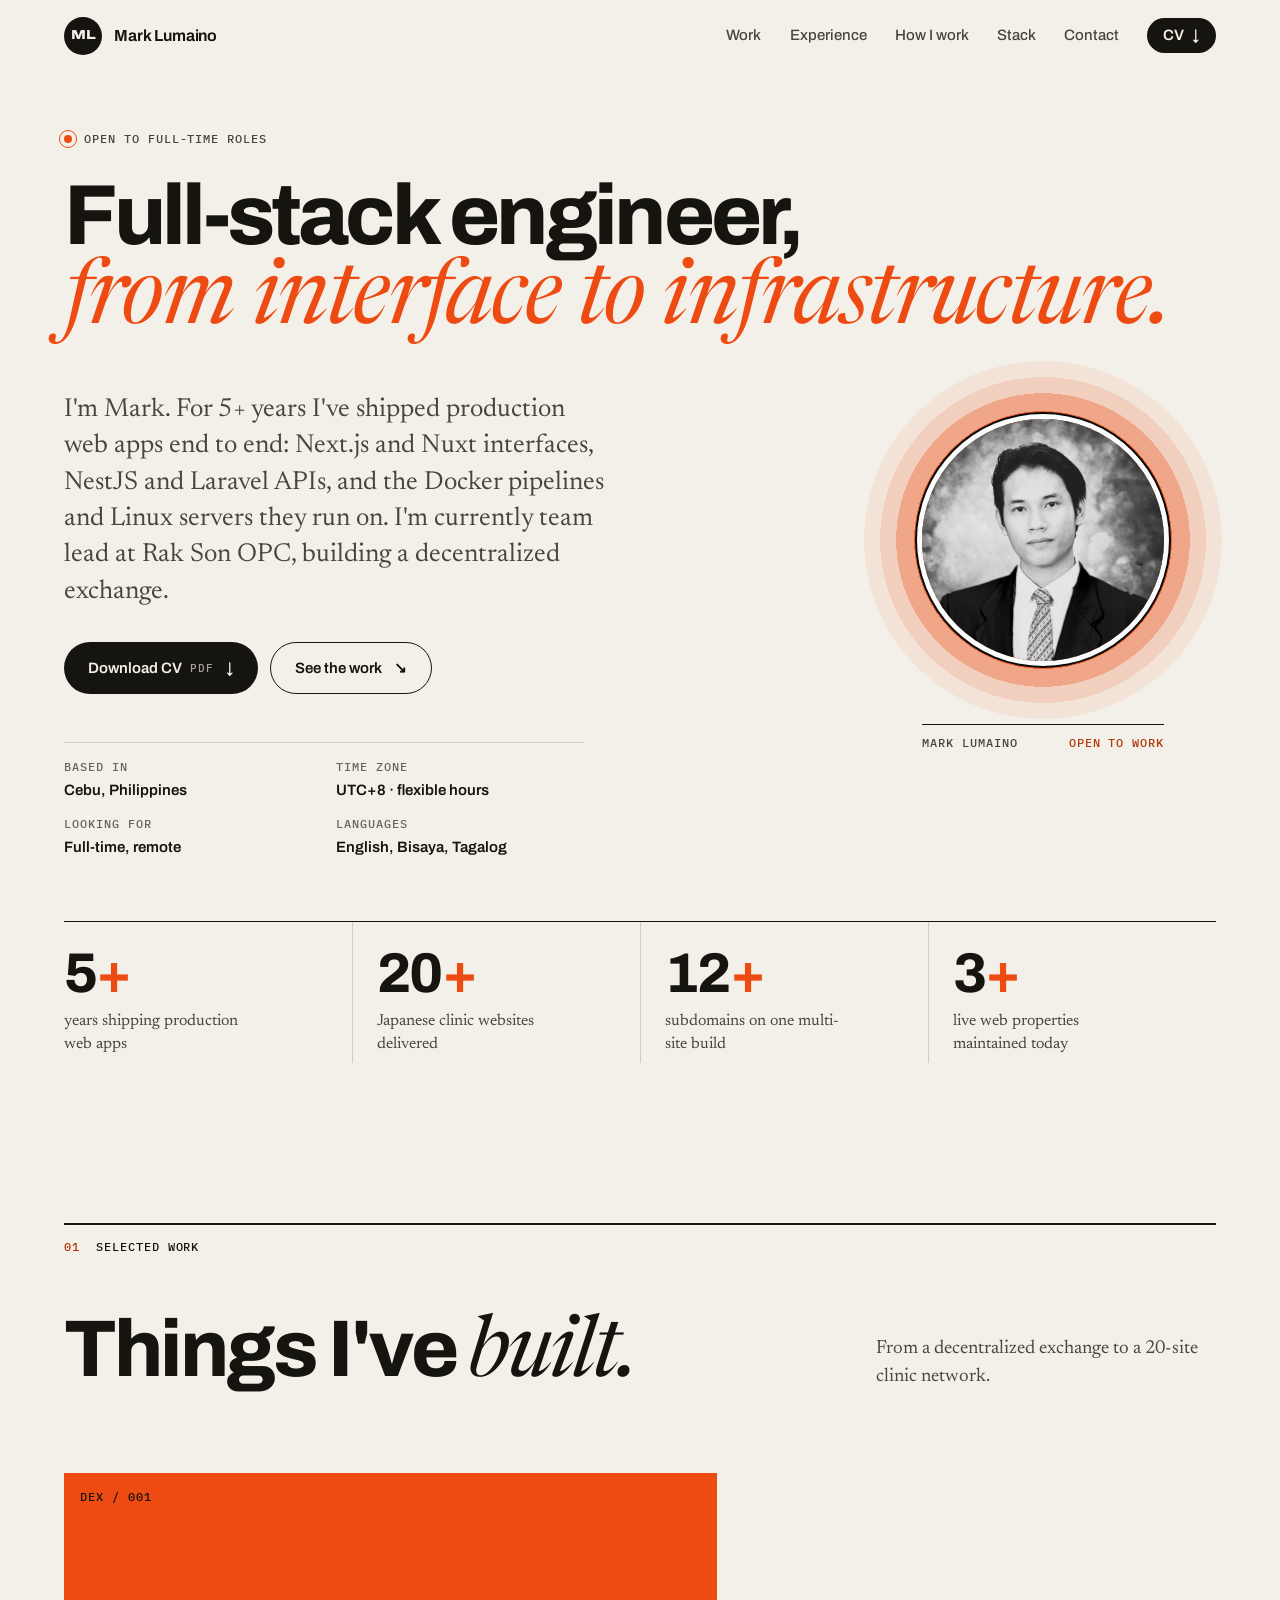
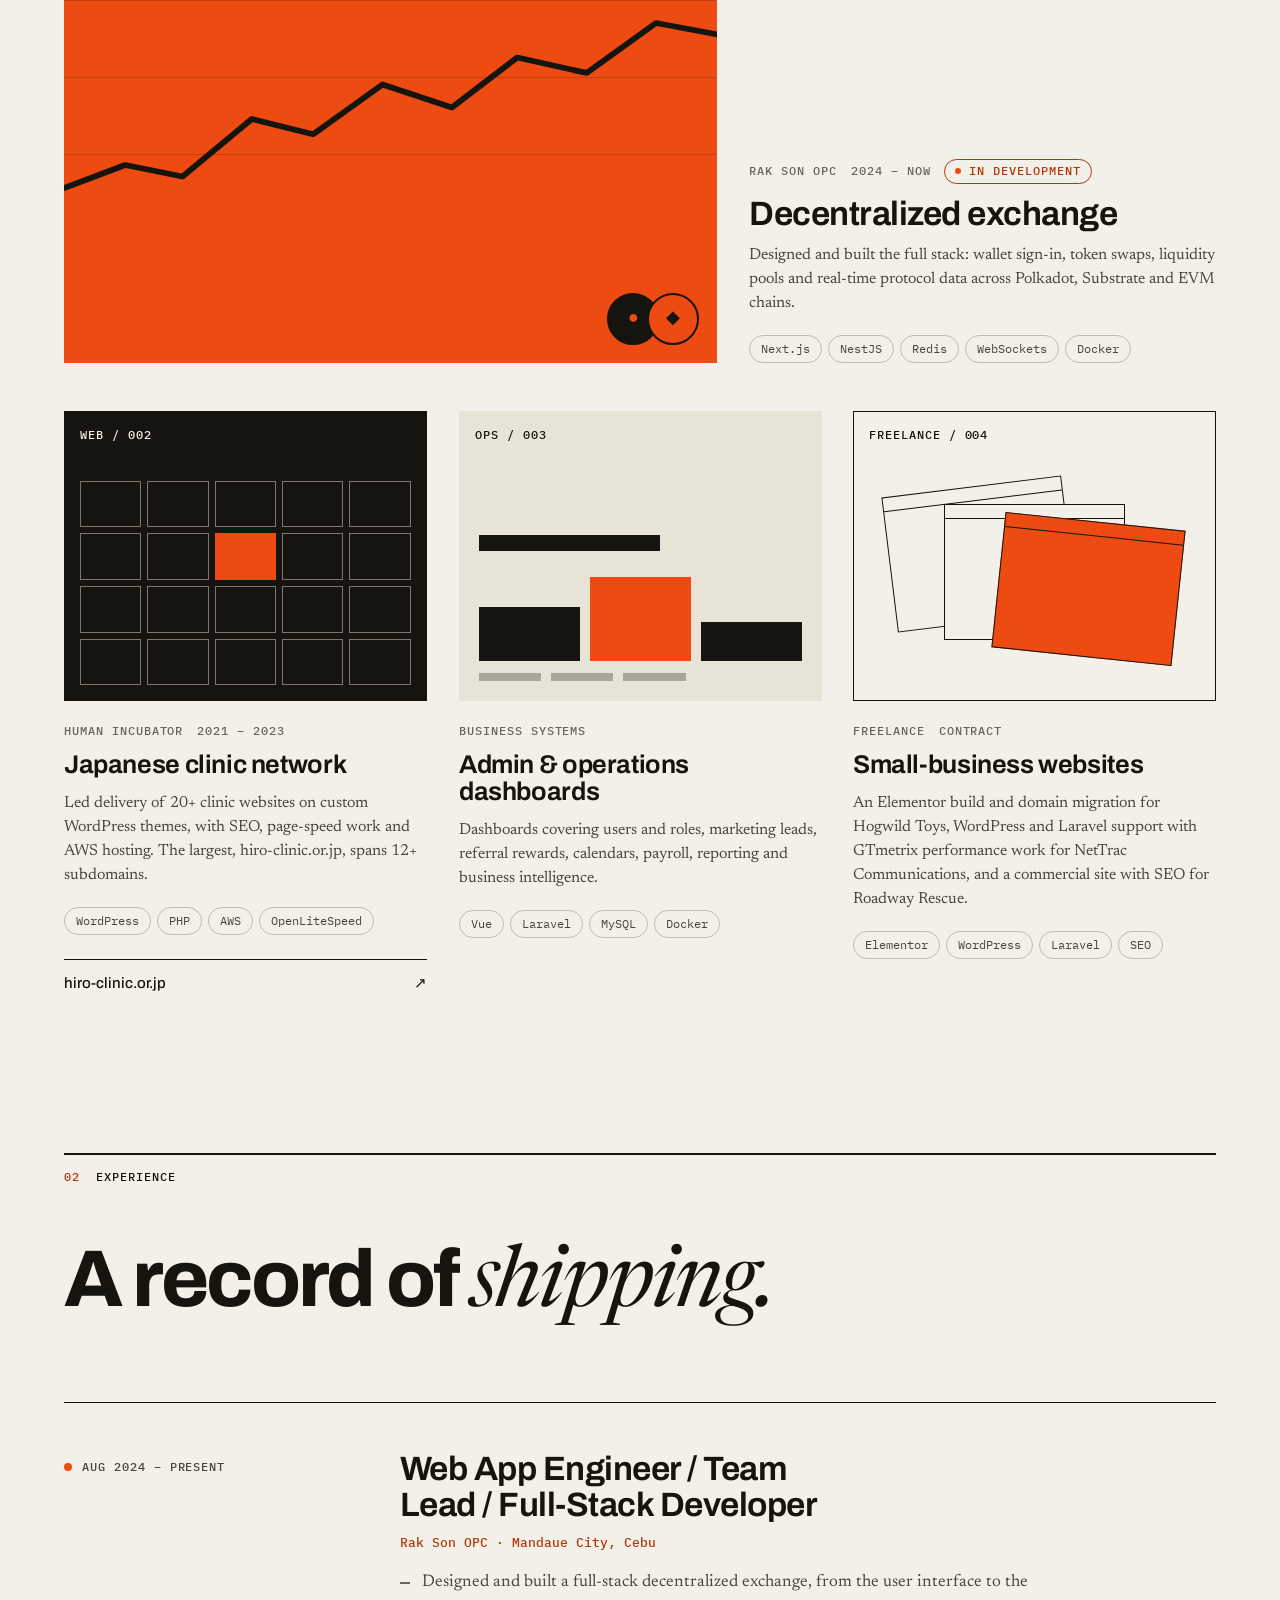
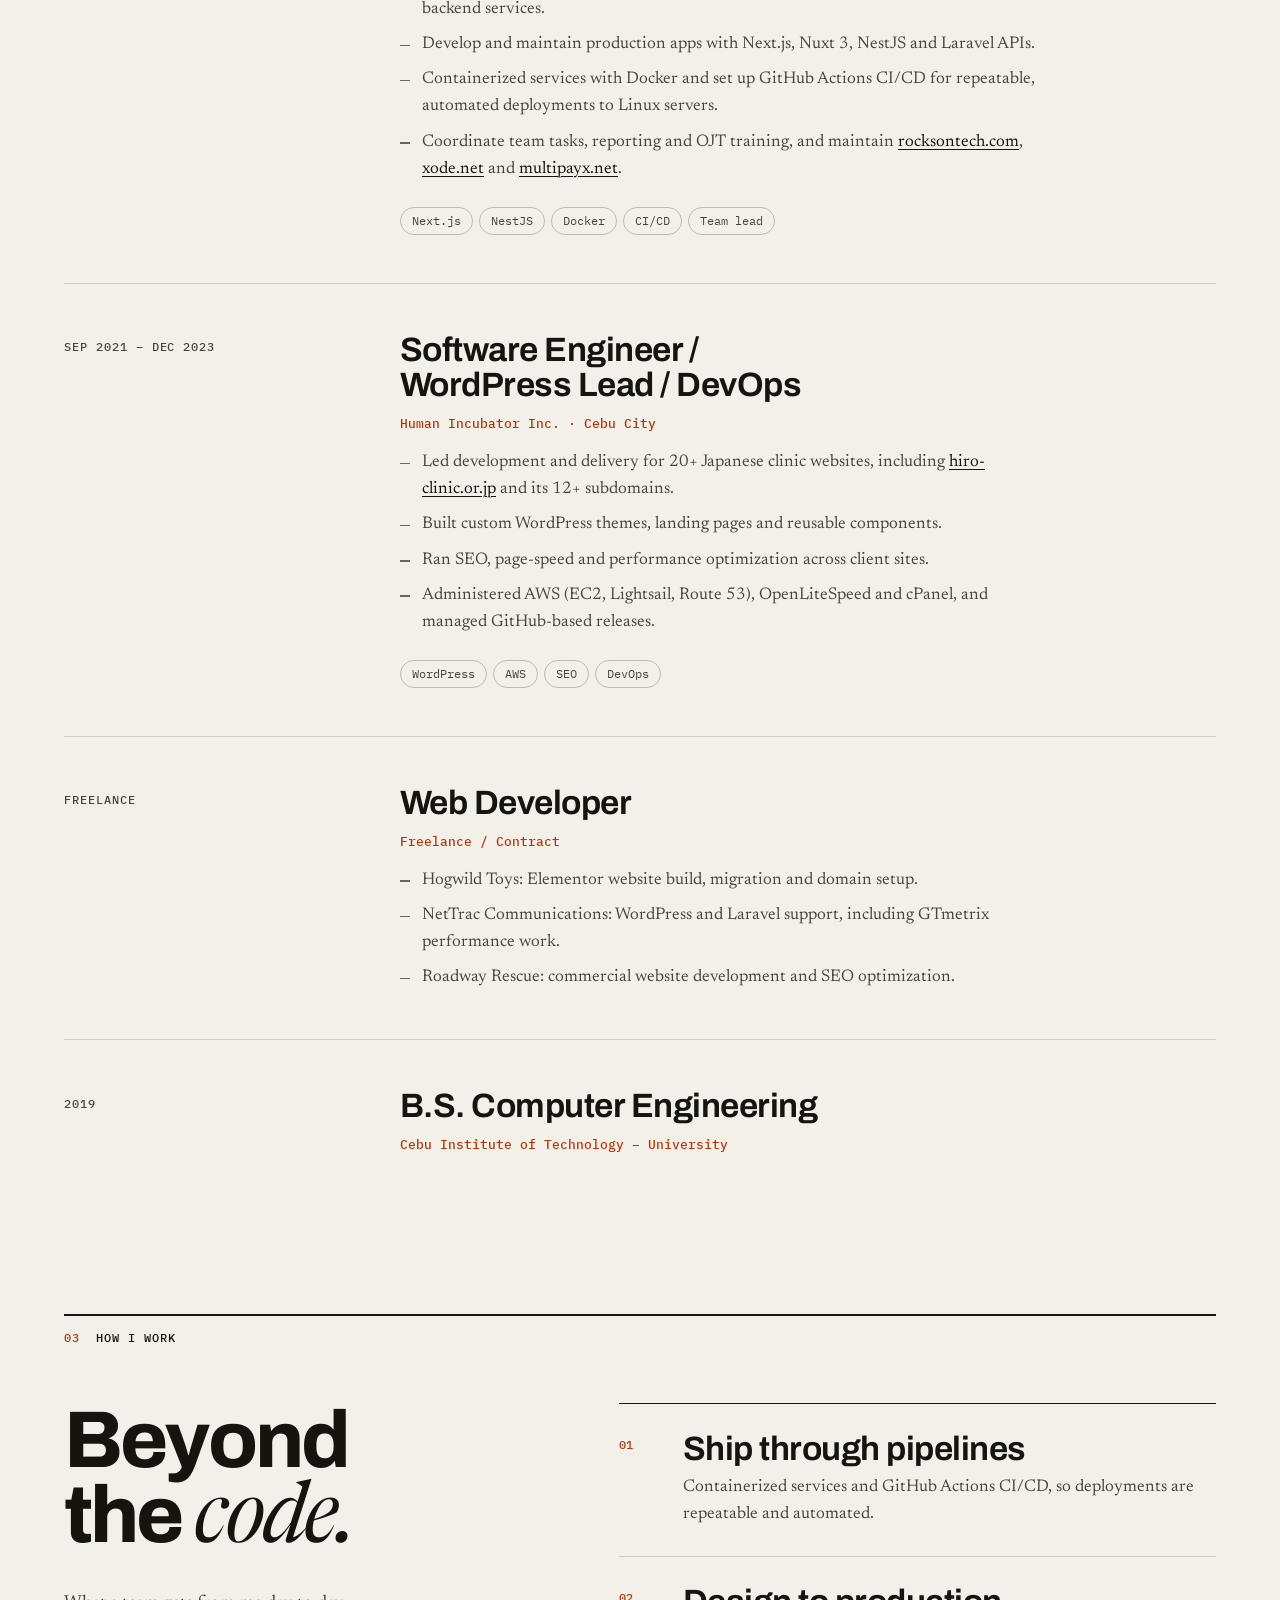
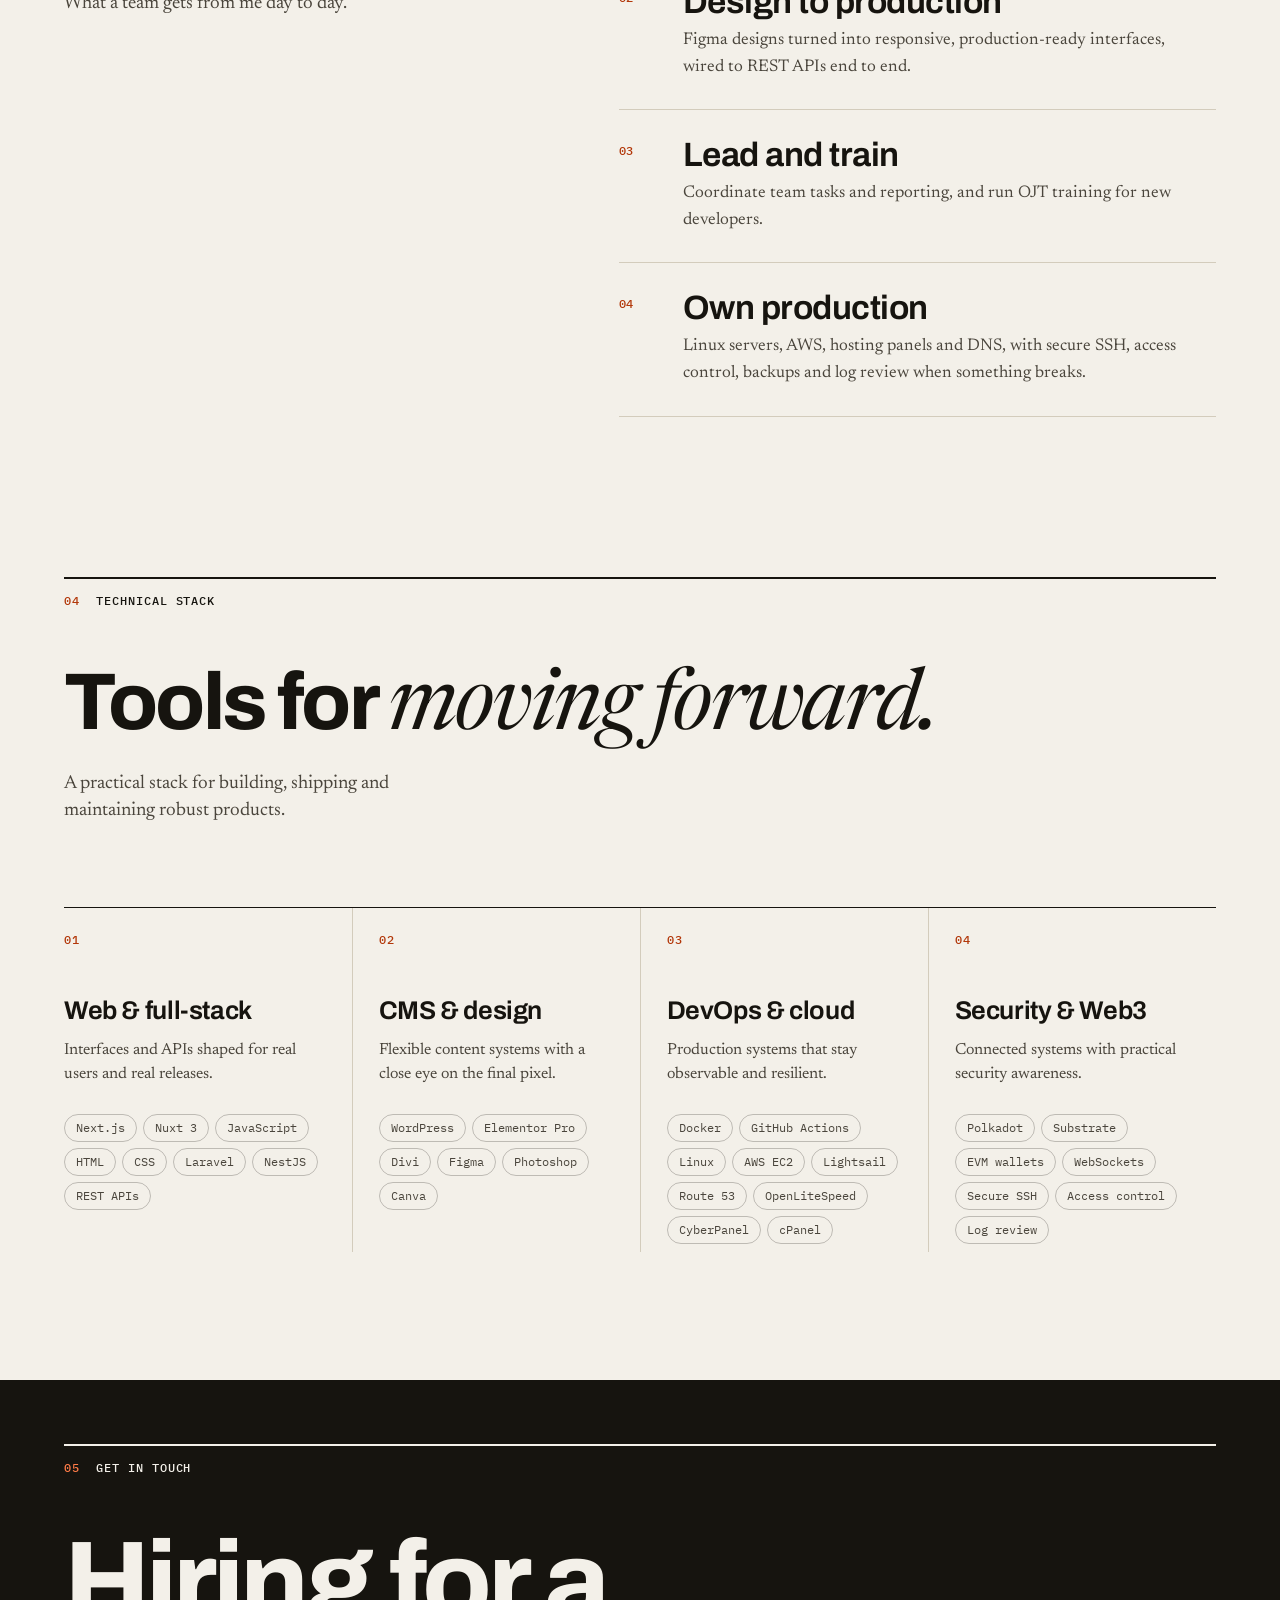
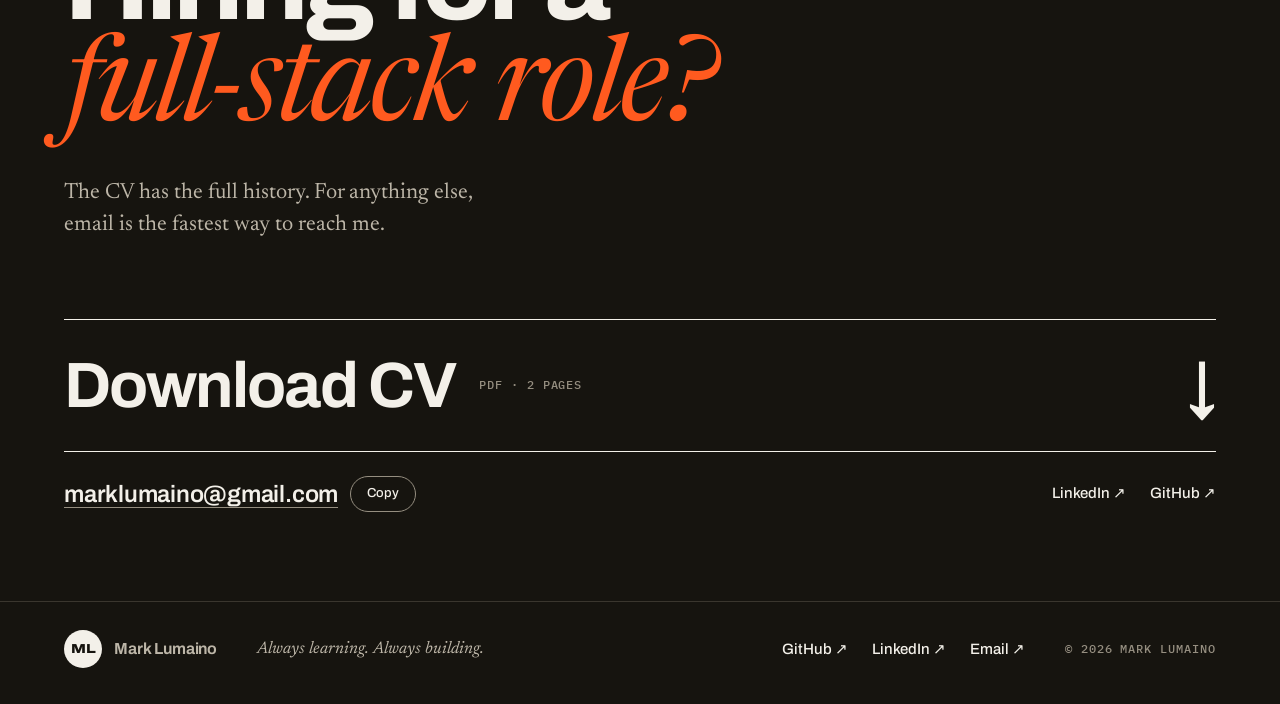
<file: index.html>
<!doctype html>
<html lang="en">
<head>
  <meta charset="utf-8">
  <meta name="viewport" content="width=device-width, initial-scale=1">
  <meta name="description" content="Mark Lumaino is a full-stack engineer and team lead in Cebu, Philippines (UTC+8), open to full-time remote roles. Next.js, NestJS, Laravel, Docker, CI/CD and AWS.">
  <meta name="color-scheme" content="light dark">
  <meta name="theme-color" content="#f3f0e9" media="(prefers-color-scheme: light)">
  <meta name="theme-color" content="#12110e" media="(prefers-color-scheme: dark)">
  <meta property="og:title" content="Mark Lumaino | Full-Stack Engineer">
  <meta property="og:description" content="Full-stack engineer and team lead, from interface to infrastructure. Open to full-time remote roles.">
  <meta property="og:type" content="profile">
  <meta property="og:image" content="assets/portrait.jpg">
  <meta property="og:url" content="https://YOUR_USERNAME.github.io/">
  <title>Mark Lumaino | Full-Stack Engineer</title>
  <link rel="icon" href="assets/portrait.jpg" type="image/jpeg">
  <link rel="preconnect" href="https://fonts.googleapis.com">
  <link rel="preconnect" href="https://fonts.gstatic.com" crossorigin>
  <link rel="stylesheet" href="https://fonts.googleapis.com/css2?family=Archivo:wdth,wght@75..125,400..800&family=IBM+Plex+Mono:wght@400;500&family=Newsreader:ital,opsz,wght@0,6..72,400..600;1,6..72,400..600&display=swap">
  <link rel="stylesheet" href="css/styles.css">
  <script>document.documentElement.classList.add('js')</script>
  <script src="js/main.js" defer></script>
</head>
<body>
  <a class="skip-link" href="#top">Skip to content</a>
  <div class="site-shell">
    <header class="site-header">
      <a class="brand" href="#top" aria-label="Mark Lumaino, back to top"><span aria-hidden="true">ML</span><strong>Mark Lumaino</strong></a>
      <nav id="site-nav" class="site-nav" aria-label="Primary">
        <a href="#work">Work</a>
        <a href="#experience">Experience</a>
        <a href="#how-i-work">How I work</a>
        <a href="#stack">Stack</a>
        <a href="#contact">Contact</a>
      </nav>
      <a class="cv-pill" href="assets/Mark_Lumaino_Updated_CV.pdf" download="Mark-Lumaino-Full-Stack-Engineer-CV.pdf" data-goatcounter-click="cv-download-header">CV <span class="arrow arrow--down" aria-hidden="true">↓</span></a>
      <button class="menu-toggle" type="button" aria-expanded="false" aria-controls="site-nav"><span class="sr-only">Menu</span><i></i><i></i></button>
    </header>

    <main id="top">
      <section id="intro" class="hero section-wrap" aria-labelledby="hero-title">
        <p class="eyebrow"><span class="status-dot" aria-hidden="true"></span> Open to full-time roles</p>
        <h1 id="hero-title">Full-stack engineer,<br><em>from interface to infrastructure.</em></h1>
        <div class="hero-body">
          <div class="hero-intro">
            <p class="hero-lede">I'm Mark. For 5+ years I've shipped production web apps end to end: Next.js and Nuxt interfaces, NestJS and Laravel APIs, and the Docker pipelines and Linux servers they run on. I'm currently team lead at Rak Son OPC, building a decentralized exchange.</p>
            <div class="hero-actions">
              <a class="button button-primary" href="assets/Mark_Lumaino_Updated_CV.pdf" download="Mark-Lumaino-Full-Stack-Engineer-CV.pdf" data-goatcounter-click="cv-download-hero">Download CV <span class="button-meta">PDF</span> <span class="arrow arrow--down" aria-hidden="true">↓</span></a>
              <a class="button button-ghost" href="#work">See the work <span class="arrow arrow--se" aria-hidden="true">↘</span></a>
            </div>
            <dl class="hero-facts">
              <div><dt>Based in</dt><dd>Cebu, Philippines</dd></div>
              <div><dt>Time zone</dt><dd>UTC+8 · flexible hours</dd></div>
              <div><dt>Looking for</dt><dd>Full-time, remote</dd></div>
              <div><dt>Languages</dt><dd>English, Bisaya, Tagalog</dd></div>
            </dl>
          </div>
          <figure class="hero-portrait">
            <div class="portrait-aura">
              <span class="aura-ring" aria-hidden="true"></span>
              <span class="aura-ring" aria-hidden="true"></span>
              <img src="assets/portrait.jpg" alt="Portrait of Mark Lumaino in a black suit" width="800" height="800">
            </div>
            <figcaption><span>Mark Lumaino</span><span>Open to work</span></figcaption>
          </figure>
        </div>
        <ul class="proof-list" aria-label="At a glance">
          <li><strong>5<span>+</span></strong><span>years shipping production web apps</span></li>
          <li><strong>20<span>+</span></strong><span>Japanese clinic websites delivered</span></li>
          <li><strong>12<span>+</span></strong><span>subdomains on one multi-site build</span></li>
          <li><strong>3<span>+</span></strong><span>live web properties maintained today</span></li>
        </ul>
      </section>

      <section id="work" class="section-wrap work-section" aria-labelledby="work-title">
        <div class="section-label" data-reveal><span>01</span><span>Selected work</span></div>
        <div class="section-heading" data-reveal>
          <h2 id="work-title">Things I've <em>built.</em></h2>
          <p>From a decentralized exchange to a 20-site clinic network.</p>
        </div>
        <div class="case-list" role="region" aria-label="Case studies" data-reveal>
          <article class="case-card case-card--featured">
            <div class="case-layout">
              <div class="case-cover art-exchange" aria-hidden="true">
                <span class="art-label">DEX / 001</span>
                <svg class="chart-line" viewBox="0 0 320 120" preserveAspectRatio="none"><polyline pathLength="1" points="0,98 30,86 58,92 92,62 122,70 156,44 190,56 222,30 256,38 290,12 320,18"/></svg>
                <span class="art-token token-a">●</span>
                <span class="art-token token-b">◆</span>
              </div>
              <div class="case-content">
                <p class="case-meta"><span>Rak Son OPC</span><span>2024 – now</span><span class="status-badge">In development</span></p>
                <h3>Decentralized exchange</h3>
                <p class="case-outcome">Designed and built the full stack: wallet sign-in, token swaps, liquidity pools and real-time protocol data across Polkadot, Substrate and EVM chains.</p>
                <ul class="chips"><li>Next.js</li><li>NestJS</li><li>Redis</li><li>WebSockets</li><li>Docker</li></ul>
              </div>
            </div>
          </article>
          <article class="case-card">
            <div class="case-layout">
              <div class="case-cover art-network" aria-hidden="true">
                <span class="art-label">WEB / 002</span>
                <div class="site-grid"><i></i><i></i><i></i><i></i><i></i><i></i><i></i><i></i><i></i><i></i><i></i><i></i><i></i><i></i><i></i><i></i><i></i><i></i><i></i><i></i></div>
              </div>
              <div class="case-content">
                <p class="case-meta"><span>Human Incubator</span><span>2021 – 2023</span></p>
                <h3>Japanese clinic network</h3>
                <p class="case-outcome">Led delivery of 20+ clinic websites on custom WordPress themes, with SEO, page-speed work and AWS hosting. The largest, hiro-clinic.or.jp, spans 12+ subdomains.</p>
                <ul class="chips"><li>WordPress</li><li>PHP</li><li>AWS</li><li>OpenLiteSpeed</li></ul>
                <a class="case-link" href="https://hiro-clinic.or.jp/" target="_blank" rel="noreferrer" data-goatcounter-click="outbound-hiro-clinic">hiro-clinic.or.jp <span class="arrow arrow--ne" aria-hidden="true">↗</span></a>
              </div>
            </div>
          </article>
          <article class="case-card">
            <div class="case-layout">
              <div class="case-cover art-systems" aria-hidden="true">
                <span class="art-label">OPS / 003</span>
                <div class="dashboard-bar"></div>
                <div class="dashboard-row"><i></i><i></i><i></i></div>
                <div class="dashboard-row short"><i></i><i></i><i></i></div>
              </div>
              <div class="case-content">
                <p class="case-meta"><span>Business systems</span></p>
                <h3>Admin &amp; operations dashboards</h3>
                <p class="case-outcome">Dashboards covering users and roles, marketing leads, referral rewards, calendars, payroll, reporting and business intelligence.</p>
                <ul class="chips"><li>Vue</li><li>Laravel</li><li>MySQL</li><li>Docker</li></ul>
              </div>
            </div>
          </article>
          <article class="case-card">
            <div class="case-layout">
              <div class="case-cover art-freelance" aria-hidden="true">
                <span class="art-label">FREELANCE / 004</span>
                <i></i><i></i><i></i>
              </div>
              <div class="case-content">
                <p class="case-meta"><span>Freelance</span><span>Contract</span></p>
                <h3>Small-business websites</h3>
                <p class="case-outcome">An Elementor build and domain migration for Hogwild Toys, WordPress and Laravel support with GTmetrix performance work for NetTrac Communications, and a commercial site with SEO for Roadway Rescue.</p>
                <ul class="chips"><li>Elementor</li><li>WordPress</li><li>Laravel</li><li>SEO</li></ul>
              </div>
            </div>
          </article>
        </div>
        <p class="case-counter" aria-hidden="true"><span><span data-case-index>01</span> / 04</span><span>Swipe <span class="arrow">→</span></span></p>
      </section>

      <section id="experience" class="section-wrap experience-section" aria-labelledby="experience-title">
        <div class="section-label" data-reveal><span>02</span><span>Experience</span></div>
        <div class="section-heading" data-reveal>
          <h2 id="experience-title">A record of <em>shipping.</em></h2>
        </div>
        <div class="timeline" data-reveal="stagger">
          <article class="timeline-item is-current">
            <p class="timeline-date">Aug 2024 – Present</p>
            <div class="timeline-body">
              <h3>Web App Engineer / Team Lead / Full-Stack Developer</h3>
              <p class="company">Rak Son OPC · Mandaue City, Cebu</p>
              <ul class="outcomes">
                <li>Designed and built a full-stack decentralized exchange, from the user interface to the backend services.</li>
                <li>Develop and maintain production apps with Next.js, Nuxt 3, NestJS and Laravel APIs.</li>
                <li>Containerized services with Docker and set up GitHub Actions CI/CD for repeatable, automated deployments to Linux servers.</li>
                <li>Coordinate team tasks, reporting and OJT training, and maintain <a href="https://rocksontech.com/" target="_blank" rel="noreferrer">rocksontech.com</a>, <a href="https://xode.net/" target="_blank" rel="noreferrer">xode.net</a> and <a href="https://multipayx.net/" target="_blank" rel="noreferrer">multipayx.net</a>.</li>
              </ul>
              <ul class="chips"><li>Next.js</li><li>NestJS</li><li>Docker</li><li>CI/CD</li><li>Team lead</li></ul>
            </div>
          </article>
          <article class="timeline-item">
            <p class="timeline-date">Sep 2021 – Dec 2023</p>
            <div class="timeline-body">
              <h3>Software Engineer / WordPress Lead / DevOps</h3>
              <p class="company">Human Incubator Inc. · Cebu City</p>
              <ul class="outcomes">
                <li>Led development and delivery for 20+ Japanese clinic websites, including <a href="https://hiro-clinic.or.jp/" target="_blank" rel="noreferrer">hiro-clinic.or.jp</a> and its 12+ subdomains.</li>
                <li>Built custom WordPress themes, landing pages and reusable components.</li>
                <li>Ran SEO, page-speed and performance optimization across client sites.</li>
                <li>Administered AWS (EC2, Lightsail, Route 53), OpenLiteSpeed and cPanel, and managed GitHub-based releases.</li>
              </ul>
              <ul class="chips"><li>WordPress</li><li>AWS</li><li>SEO</li><li>DevOps</li></ul>
            </div>
          </article>
          <article class="timeline-item">
            <p class="timeline-date">Freelance</p>
            <div class="timeline-body">
              <h3>Web Developer</h3>
              <p class="company">Freelance / Contract</p>
              <ul class="outcomes">
                <li>Hogwild Toys: Elementor website build, migration and domain setup.</li>
                <li>NetTrac Communications: WordPress and Laravel support, including GTmetrix performance work.</li>
                <li>Roadway Rescue: commercial website development and SEO optimization.</li>
              </ul>
            </div>
          </article>
          <article class="timeline-item">
            <p class="timeline-date">2019</p>
            <div class="timeline-body">
              <h3>B.S. Computer Engineering</h3>
              <p class="company">Cebu Institute of Technology – University</p>
            </div>
          </article>
        </div>
      </section>

      <section id="how-i-work" class="section-wrap how-section" aria-labelledby="how-title">
        <div class="section-label" data-reveal><span>03</span><span>How I work</span></div>
        <div class="practice-layout">
          <div class="section-heading" data-reveal>
            <h2 id="how-title">Beyond the <em>code.</em></h2>
            <p>What a team gets from me day to day.</p>
          </div>
          <ol class="practice-list" data-reveal="stagger">
            <li><span>01</span><h3>Ship through pipelines</h3><p>Containerized services and GitHub Actions CI/CD, so deployments are repeatable and automated.</p></li>
            <li><span>02</span><h3>Design to production</h3><p>Figma designs turned into responsive, production-ready interfaces, wired to REST APIs end to end.</p></li>
            <li><span>03</span><h3>Lead and train</h3><p>Coordinate team tasks and reporting, and run OJT training for new developers.</p></li>
            <li><span>04</span><h3>Own production</h3><p>Linux servers, AWS, hosting panels and DNS, with secure SSH, access control, backups and log review when something breaks.</p></li>
          </ol>
        </div>
      </section>

      <section id="stack" class="section-wrap stack-section" aria-labelledby="stack-title">
        <div class="section-label" data-reveal><span>04</span><span>Technical stack</span></div>
        <div class="section-heading" data-reveal>
          <h2 id="stack-title">Tools for <em>moving forward.</em></h2>
          <p>A practical stack for building, shipping and maintaining robust products.</p>
        </div>
        <div class="skill-grid" data-reveal="stagger">
          <article class="skill-group">
            <span class="skill-number">01</span>
            <h3>Web &amp; full-stack</h3>
            <p>Interfaces and APIs shaped for real users and real releases.</p>
            <ul class="chips"><li>Next.js</li><li>Nuxt 3</li><li>JavaScript</li><li>HTML</li><li>CSS</li><li>Laravel</li><li>NestJS</li><li>REST APIs</li></ul>
          </article>
          <article class="skill-group">
            <span class="skill-number">02</span>
            <h3>CMS &amp; design</h3>
            <p>Flexible content systems with a close eye on the final pixel.</p>
            <ul class="chips"><li>WordPress</li><li>Elementor Pro</li><li>Divi</li><li>Figma</li><li>Photoshop</li><li>Canva</li></ul>
          </article>
          <article class="skill-group">
            <span class="skill-number">03</span>
            <h3>DevOps &amp; cloud</h3>
            <p>Production systems that stay observable and resilient.</p>
            <ul class="chips"><li>Docker</li><li>GitHub Actions</li><li>Linux</li><li>AWS EC2</li><li>Lightsail</li><li>Route 53</li><li>OpenLiteSpeed</li><li>CyberPanel</li><li>cPanel</li></ul>
          </article>
          <article class="skill-group">
            <span class="skill-number">04</span>
            <h3>Security &amp; Web3</h3>
            <p>Connected systems with practical security awareness.</p>
            <ul class="chips"><li>Polkadot</li><li>Substrate</li><li>EVM wallets</li><li>WebSockets</li><li>Secure SSH</li><li>Access control</li><li>Log review</li></ul>
          </article>
        </div>
      </section>

      <section id="contact" class="contact-section inverse" aria-labelledby="contact-title">
        <div class="section-wrap contact-inner">
          <div class="section-label" data-reveal><span>05</span><span>Get in touch</span></div>
          <h2 id="contact-title" data-reveal>Hiring for a<br><em>full-stack role?</em></h2>
          <p data-reveal>The CV has the full history. For anything else, email is the fastest way to reach me.</p>
          <a class="cv-bar" href="assets/Mark_Lumaino_Updated_CV.pdf" download="Mark-Lumaino-Full-Stack-Engineer-CV.pdf" data-goatcounter-click="cv-download-contact">
            <span>Download CV</span>
            <span class="cv-bar-meta">PDF · 2 pages</span>
            <span class="arrow arrow--down" aria-hidden="true">↓</span>
          </a>
          <div class="email-row">
            <div class="email-copy" data-state="idle">
              <a class="email-link" href="mailto:marklumaino@gmail.com">marklumaino@gmail.com</a>
              <button class="copy-button" type="button" data-copy="marklumaino@gmail.com" data-goatcounter-click="email-copy">Copy</button>
              <span class="sr-only" aria-live="polite"></span>
            </div>
            <div class="profile-links">
              <a href="https://www.linkedin.com/in/mark-lumaino-ba505a235/" target="_blank" rel="noreferrer" data-goatcounter-click="outbound-linkedin">LinkedIn <span class="arrow arrow--ne" aria-hidden="true">↗</span></a>
              <a href="https://github.com/MarkLumaino" target="_blank" rel="noreferrer" data-goatcounter-click="outbound-github">GitHub <span class="arrow arrow--ne" aria-hidden="true">↗</span></a>
            </div>
          </div>
        </div>
      </section>
    </main>

    <footer class="site-footer inverse">
      <div class="section-wrap footer-inner">
        <a class="brand" href="#top"><span aria-hidden="true">ML</span><strong>Mark Lumaino</strong></a>
        <p>Always learning. Always building.</p>
        <div class="footer-links">
          <a href="https://github.com/MarkLumaino" target="_blank" rel="noreferrer">GitHub <span class="arrow arrow--ne" aria-hidden="true">↗</span></a>
          <a href="https://www.linkedin.com/in/mark-lumaino-ba505a235/" target="_blank" rel="noreferrer">LinkedIn <span class="arrow arrow--ne" aria-hidden="true">↗</span></a>
          <a href="mailto:marklumaino@gmail.com">Email <span class="arrow arrow--ne" aria-hidden="true">↗</span></a>
        </div>
        <small>© 2026 Mark Lumaino</small>
      </div>
    </footer>
  </div>
  <button class="back-top" type="button" aria-label="Back to top">↑</button>
</body>
</html>
</file>
<file: css/styles.css>
/* ==========================================================================
   Mark Lumaino — portfolio
   An engineering broadsheet: warm paper, near-black ink, one signal accent.
   Rules: interactive things are pills, containers are square, accent is rare.
   Mobile-first (md ≥ 640px, lg ≥ 1024px). ARCHITECTURE.md documents the tokens.
   ========================================================================== */

/* Tokens ------------------------------------------------------------------ */

:root {
  --paper: #f3f0e9;
  --paper-2: #e8e3d7;
  --ink: #16140f;
  --ink-2: #4a453c;
  --ink-3: #6b6559;
  --rule: #d3ccbc;
  --signal: #ee4b12;      /* fills and display-size type only */
  --signal-ink: #b23709;  /* accent text at reading sizes (5.4:1) */
  --on-signal: #16140f;

  --display: "Archivo", "Helvetica Neue", Arial, sans-serif;
  --serif: "Newsreader", "Iowan Old Style", Georgia, serif;
  --mono: "IBM Plex Mono", "Cascadia Mono", Consolas, monospace;

  --text-display-xl: clamp(2.25rem, 7.4cqi, 6.25rem);
  --text-display-l: clamp(2.5rem, 1.5rem + 4.4vw, 5.25rem);
  --text-display-m: clamp(3rem, 1.5rem + 7vw, 7rem);
  --text-stat: clamp(2.5rem, 2rem + 2vw, 3.5rem);
  --text-heading-l: clamp(1.5rem, 1.15rem + 1.2vw, 2.25rem);
  --text-heading-m: clamp(1.375rem, 1.2rem + .5vw, 1.75rem);
  --text-lead: clamp(1.25rem, 1.05rem + .8vw, 1.625rem);
  --text-body: 1.0625rem;
  --text-small: 1rem;
  --text-ui: .9375rem;
  --text-label: .75rem;

  --space-1: 4px;
  --space-2: 8px;
  --space-3: 12px;
  --space-4: 16px;
  --space-5: 24px;
  --space-6: 32px;
  --space-7: 48px;
  --space-8: 64px;
  --space-block: clamp(40px, 6vw, 80px);
  --space-section: clamp(80px, 10vw, 144px);
  --gutter: clamp(20px, 5vw, 64px);

  --wrap: 1160px;
  --measure: 64ch;
  --header-h: 64px;
  --radius-pill: 999px;
  --ease: cubic-bezier(.22, .8, .24, 1);
  --dur-fast: .2s;
  --dur-base: .4s;
  --dur-slow: .7s;
}

@media (min-width: 1024px) {
  :root { --header-h: 72px; }
}

@media (prefers-color-scheme: dark) {
  :root {
    --paper: #12110e;
    --paper-2: #1c1a16;
    --ink: #efeae0;
    --ink-2: #b9b2a4;
    --ink-3: #8f887b;
    --rule: #2f2c26;
    --signal: #ff5a1f;
    --signal-ink: #ff7b47;
    --on-signal: #12110e;
  }
}

/* Contact and footer always sit on a dark surface. */
.inverse {
  --paper: #16140f;
  --paper-2: #221f19;
  --ink: #f3f0e9;
  --ink-2: #bdb6a8;
  --ink-3: #958e80;
  --rule: #3a362e;
  --signal: #ff5a1f;
  --signal-ink: #ff7b47;
  --on-signal: #16140f;
  color: var(--ink);
  background: var(--paper);
}

@media (prefers-color-scheme: dark) {
  .inverse { --paper: #0a0907; --paper-2: #171510; --rule: #2a2721; }
}

/* Base -------------------------------------------------------------------- */

*, *::before, *::after { box-sizing: border-box; }

html {
  scroll-behavior: smooth;
  scroll-padding-top: var(--header-h);
  -webkit-text-size-adjust: 100%;
}

body {
  margin: 0;
  color: var(--ink);
  background: var(--paper);
  font: 400 var(--text-body)/1.6 var(--serif);
  -webkit-font-smoothing: antialiased;
  overflow-x: clip;
}

h1, h2, h3, p, figure, ul, ol, dl, dd { margin: 0; }
ul, ol { padding: 0; list-style: none; }
img { display: block; max-width: 100%; height: auto; }
a { color: inherit; }
button { font: inherit; }

::selection { color: var(--on-signal); background: var(--signal); }
:focus-visible { outline: 2px solid var(--signal-ink); outline-offset: 3px; }

.sr-only {
  position: absolute;
  width: 1px;
  height: 1px;
  margin: -1px;
  padding: 0;
  overflow: hidden;
  clip: rect(0, 0, 0, 0);
  white-space: nowrap;
  border: 0;
}

.skip-link {
  position: fixed;
  top: var(--space-3);
  left: var(--gutter);
  z-index: 50;
  padding: var(--space-3) 18px;
  color: var(--paper);
  background: var(--ink);
  border-radius: var(--radius-pill);
  font: 600 .875rem/1 var(--display);
  text-decoration: none;
  transform: translateY(-200%);
  transition: transform .3s var(--ease);
}
.skip-link:focus { transform: none; }

/* Type -------------------------------------------------------------------- */

h1, h2, h3 {
  font-family: var(--display);
  font-weight: 750;
  letter-spacing: -.035em;
  text-wrap: balance;
}

h1, h2 { line-height: .94; }
h2 { font-size: var(--text-display-l); }
h3 { font-weight: 650; line-height: 1.12; letter-spacing: -.015em; }

/* Headlines pair an engineered grotesk with a literary italic. */
h1 em, h2 em {
  font-family: var(--serif);
  font-size: 1.06em;
  font-style: italic;
  font-weight: 400;
  letter-spacing: -.025em;
}

.eyebrow,
.section-label,
.hero-facts dt,
.hero-portrait figcaption,
.skill-number,
.timeline-date,
.case-meta,
.art-label,
.case-counter,
.cv-bar-meta,
.site-footer small {
  font: 500 var(--text-label)/1.4 var(--mono);
  letter-spacing: .08em;
  text-transform: uppercase;
}

/* Arrows nudge in the direction they point whenever their parent is hovered. */
.arrow { display: inline-block; transition: transform var(--dur-base) var(--ease); }
:hover > .arrow--down { transform: translateY(3px); }
:hover > .arrow--se { transform: translate(3px, 3px); }
:hover > .arrow--ne { transform: translate(2px, -2px); }
:hover > .arrow--back { transform: translateX(-3px); }

/* Layout ------------------------------------------------------------------ */

.section-wrap {
  width: min(100% - 2 * var(--gutter), var(--wrap));
  margin-inline: auto;
}

/* A little space above each label and a lot below the content: anchor links land the
   label just under the header, and gaps between sections never double up. */
main > section { padding-block: var(--space-6) var(--space-section); }

.section-label {
  display: flex;
  gap: var(--space-4);
  margin-bottom: clamp(32px, 5vw, 56px);
  padding-top: 14px;
  border-top: 2px solid var(--ink);
}
.section-label span:first-child { color: var(--signal-ink); }

.section-heading {
  display: flex;
  flex-wrap: wrap;
  align-items: flex-end;
  justify-content: space-between;
  gap: 20px var(--space-7);
  margin-bottom: var(--space-block);
}
.section-heading p {
  max-width: 34ch;
  padding-bottom: .3em;
  color: var(--ink-2);
  font-size: 1.1875rem;
  line-height: 1.45;
}

/* Header ------------------------------------------------------------------ */

.site-header {
  position: sticky;
  top: 0;
  z-index: 20;
  display: flex;
  align-items: center;
  gap: var(--space-3);
  height: var(--header-h);
  /* Full-bleed bar whose content lines up with .section-wrap */
  padding-inline: max(var(--gutter), (100% - var(--wrap)) / 2);
  background: var(--paper);
  border-bottom: 1px solid transparent;
  transition: border-color .3s ease;
}
.site-header.is-stuck { border-bottom-color: var(--rule); }

.brand {
  display: inline-flex;
  align-items: center;
  gap: var(--space-3);
  margin-right: auto;
  text-decoration: none;
}
.brand span {
  display: grid;
  place-items: center;
  width: 38px;
  height: 38px;
  color: var(--paper);
  background: var(--ink);
  border-radius: 50%;
  font: 800 .8125rem/1 var(--display);
  font-stretch: 125%;
  transition: color .25s, background-color .25s, transform .5s var(--ease);
}
.brand:hover span { color: var(--on-signal); background: var(--signal); transform: rotate(-14deg); }
.brand strong { font: 650 1rem/1 var(--display); letter-spacing: -.01em; }

/* The CV stays one tap away at every width. */
.cv-pill {
  display: inline-flex;
  align-items: center;
  gap: var(--space-2);
  padding: 10px var(--space-4);
  color: var(--paper);
  background: var(--ink);
  border-radius: var(--radius-pill);
  font: 600 var(--text-ui)/1 var(--display);
  text-decoration: none;
  transition: color var(--dur-fast), background-color var(--dur-fast);
}
.cv-pill:hover { color: var(--on-signal); background: var(--signal); }

.site-nav a {
  color: var(--ink-2);
  text-decoration: none;
  transition: color var(--dur-fast);
}
.site-nav a:hover,
.site-nav a[aria-current] { color: var(--ink); }

/* Without JavaScript the nav simply wraps under the brand. */
html:not(.js) .site-header { flex-wrap: wrap; height: auto; padding-block: var(--space-3); }
html:not(.js) .site-nav {
  display: flex;
  flex-wrap: wrap;
  order: 4;
  width: 100%;
  gap: var(--space-1) var(--space-5);
  font: 500 var(--text-ui)/1.8 var(--display);
}

.menu-toggle { display: none; }

.js .menu-toggle {
  display: inline-grid;
  place-content: center;
  gap: 6px;
  width: 44px;
  height: 44px;
  margin-right: -10px;
  padding: 0;
  color: var(--ink);
  background: none;
  border: 0;
  cursor: pointer;
}
.menu-toggle i {
  display: block;
  width: 22px;
  height: 2px;
  background: currentColor;
  transition: transform var(--dur-base) var(--ease);
}
.menu-toggle[aria-expanded="true"] i:first-of-type { transform: translateY(4px) rotate(45deg); }
.menu-toggle[aria-expanded="true"] i:last-of-type { transform: translateY(-4px) rotate(-45deg); }

.js .site-nav {
  position: absolute;
  top: 100%;
  right: 0;
  left: 0;
  display: none;
  flex-direction: column;
  padding: 0 var(--gutter) var(--space-5);
  background: var(--paper);
  border-bottom: 1px solid var(--rule);
  font: 500 1.375rem/1.2 var(--display);
}
.js .site-nav.is-open { display: flex; animation: rise .4s var(--ease) both; }
.js .site-nav a { padding-block: var(--space-4); border-bottom: 1px solid var(--rule); }
.js .site-nav a[aria-current] { color: var(--signal-ink); }

@media (min-width: 1024px) {
  html:not(.js) .site-header { flex-wrap: nowrap; height: var(--header-h); padding-block: 0; }
  .js .menu-toggle { display: none; }

  .site-nav,
  html:not(.js) .site-nav,
  .js .site-nav {
    position: static;
    display: flex;
    flex-direction: row;
    order: 0;
    width: auto;
    gap: clamp(18px, 2.2vw, 32px);
    margin-right: var(--space-4);
    padding: 0;
    background: none;
    border: 0;
    font: 500 var(--text-ui)/1 var(--display);
    animation: none;
  }
  .site-nav a,
  .js .site-nav a { position: relative; padding-block: var(--space-2); border: 0; }
  .js .site-nav a[aria-current] { color: var(--ink); }
  .site-nav a::after {
    content: "";
    position: absolute;
    right: 0;
    bottom: 1px;
    left: 0;
    height: 2px;
    background: currentColor;
    transform: scaleX(0);
    transform-origin: right;
    transition: transform var(--dur-base) var(--ease);
  }
  .site-nav a:hover::after { transform: scaleX(1); transform-origin: left; }
  .site-nav a[aria-current]::after { background: var(--signal); transform: scaleX(1); }
}

/* Buttons ----------------------------------------------------------------- */

.button {
  display: inline-flex;
  align-items: center;
  justify-content: space-between;
  gap: var(--space-3);
  min-height: 52px;
  padding: 0 var(--space-5);
  border-radius: var(--radius-pill);
  font: 600 var(--text-ui)/1 var(--display);
  text-decoration: none;
  transition: color var(--dur-fast), background-color var(--dur-fast), border-color var(--dur-fast);
}
.button-primary { color: var(--paper); background: var(--ink); }
.button-primary:hover { color: var(--on-signal); background: var(--signal); }
.button-ghost { color: var(--ink); border: 1.5px solid var(--ink); }
.button-ghost:hover { color: var(--paper); background: var(--ink); }
.button-meta {
  margin-right: auto; /* keeps the tag beside its label when the button stretches */
  margin-left: calc(var(--space-1) * -1);
  font: 500 .6875rem/1 var(--mono);
  letter-spacing: .08em;
  opacity: .65;
}

/* Hero -------------------------------------------------------------------- */

.hero {
  container-type: inline-size;
  padding-top: clamp(32px, 6vh, 80px);
}

.eyebrow {
  display: inline-flex;
  align-items: center;
  gap: var(--space-3);
  color: var(--ink-2);
}

.status-dot {
  position: relative;
  flex: none;
  width: 8px;
  height: 8px;
  background: var(--signal);
  border-radius: 50%;
}
.status-dot::after {
  content: "";
  position: absolute;
  inset: -5px;
  border: 1.5px solid var(--signal);
  border-radius: 50%;
  animation: pulse 2.4s var(--ease) infinite;
}

.hero h1,
.error-main h1 {
  margin-block: var(--space-5) var(--space-7);
  font-size: var(--text-display-xl);
  line-height: .92;
  letter-spacing: -.045em;
}
.hero h1 em,
.error-main h1 em { color: var(--signal); }

.hero-lede {
  max-width: 36ch;
  color: var(--ink-2);
  font-size: var(--text-lead);
  line-height: 1.4;
}

.hero-actions {
  display: flex;
  flex-wrap: wrap;
  gap: var(--space-3);
  margin-top: var(--space-6);
}
.hero-actions .button { flex: 1 1 220px; }

.hero-facts {
  display: grid;
  grid-template-columns: repeat(2, minmax(0, 1fr));
  gap: var(--space-4) var(--space-5);
  max-width: 520px;
  margin-top: var(--space-7);
  padding-top: var(--space-4);
  border-top: 1px solid var(--rule);
}
.hero-facts dt { color: var(--ink-3); }
.hero-facts dd { margin-top: var(--space-1); font: 600 var(--text-ui)/1.35 var(--display); }

/* Portrait: the "open to work" ring, two slow ripples and a stepped aura in signal.
   The aura is built from hard-edged bands rather than a blur, to stay in the flat system. */
.hero-portrait {
  width: min(100%, 320px);
  margin: var(--space-8) auto 0;
  padding: 15% 15% 0;
}
.portrait-aura { position: relative; isolation: isolate; }
.portrait-aura::before {
  content: "";
  position: absolute;
  inset: -24%;
  z-index: -2;
  border-radius: 50%;
  background: radial-gradient(closest-side,
    color-mix(in srgb, var(--signal) 85%, transparent) 0 72%,
    color-mix(in srgb, var(--signal) 45%, transparent) 72% 82%,
    color-mix(in srgb, var(--signal) 20%, transparent) 82% 91%,
    color-mix(in srgb, var(--signal) 8%, transparent) 91% 100%);
  animation: aura-breathe 7s ease-in-out infinite;
}
.aura-ring {
  position: absolute;
  inset: 0;
  z-index: -1;
  border: 1.5px solid var(--signal);
  border-radius: 50%;
  animation: aura-ripple 4.8s var(--ease) infinite;
}
.aura-ring + .aura-ring { animation-delay: 2.4s; }
.portrait-aura img {
  width: 100%;
  aspect-ratio: 1;
  object-fit: cover;
  object-position: 50% 30%;
  border-radius: 50%;
  box-shadow: 0 0 0 5px var(--paper), 0 0 0 7px var(--ink);
  filter: grayscale(1) contrast(1.1);
  transition: filter var(--dur-slow) ease, transform var(--dur-slow) var(--ease);
}
.hero-portrait:hover img { filter: grayscale(0) contrast(1); transform: scale(1.02); }
.hero-portrait:hover .portrait-aura::before { animation-duration: 3.5s; }

.hero-portrait figcaption {
  display: flex;
  justify-content: space-between;
  gap: var(--space-3);
  margin-top: 26%;
  padding-top: 10px;
  color: var(--ink-2);
  border-top: 1px solid var(--ink);
}
.hero-portrait figcaption span:last-child { color: var(--signal-ink); }

.proof-list {
  display: grid;
  grid-template-columns: repeat(2, minmax(0, 1fr));
  margin-top: var(--space-8);
  border-top: 1px solid var(--ink);
}
.proof-list li { padding: var(--space-5) var(--space-4) var(--space-2) 0; }
.proof-list li:nth-child(even) { padding-left: var(--space-4); border-left: 1px solid var(--rule); }
.proof-list li:nth-child(n + 3) { border-top: 1px solid var(--rule); }
.proof-list strong {
  display: block;
  font: 750 var(--text-stat)/1 var(--display);
  letter-spacing: -.03em;
  font-variant-numeric: tabular-nums;
}
.proof-list strong span { color: var(--signal); }
.proof-list li > span {
  display: block;
  max-width: 20ch;
  margin-top: var(--space-2);
  color: var(--ink-2);
  font-size: var(--text-small);
  line-height: 1.4;
}

@media (min-width: 640px) {
  .hero-actions .button { flex: none; }
  .proof-list { grid-template-columns: repeat(4, minmax(0, 1fr)); }
  .proof-list li:nth-child(n) { padding-left: var(--space-5); border-top: 0; border-left: 1px solid var(--rule); }
  .proof-list li:first-child { padding-left: 0; border-left: 0; }
}

@media (min-width: 1024px) {
  .hero-body {
    display: grid;
    grid-template-columns: minmax(0, 1fr) clamp(260px, 30cqi, 360px);
    gap: clamp(40px, 6cqi, 96px);
    align-items: start;
  }
  .hero-portrait { width: auto; margin: 0; padding-top: 8%; }
}

/* Work -------------------------------------------------------------------- */

.case-list { display: grid; gap: var(--space-7) var(--space-6); }
.case-card { container-type: inline-size; animation: card-in .6s var(--ease) both; }
.case-layout { display: grid; gap: 22px; }
.case-cover { position: relative; aspect-ratio: 5 / 4; overflow: hidden; }
.art-label { position: absolute; top: var(--space-4); left: var(--space-4); z-index: 2; }

.case-content { display: flex; flex-direction: column; }
.case-meta {
  display: flex;
  flex-wrap: wrap;
  align-items: center;
  gap: 6px 14px;
  color: var(--ink-3);
}
.status-badge {
  display: inline-flex;
  align-items: center;
  gap: var(--space-2);
  padding: 3px 10px;
  color: var(--signal-ink);
  border: 1px solid currentColor;
  border-radius: var(--radius-pill);
}
.status-badge::before {
  content: "";
  width: 6px;
  height: 6px;
  background: var(--signal);
  border-radius: 50%;
  animation: blink 2.4s ease-in-out infinite;
}
.case-content h3 { margin: var(--space-3) 0; font-size: var(--text-heading-m); line-height: 1.05; }
.case-outcome { max-width: 52ch; color: var(--ink-2); font-size: var(--text-small); line-height: 1.5; }
.case-content .chips { margin-top: 20px; }
.case-link {
  display: flex;
  justify-content: space-between;
  margin-top: var(--space-5);
  padding-top: 14px;
  color: var(--ink);
  border-top: 1px solid var(--ink);
  font: 500 var(--text-ui)/1.3 var(--display);
  text-decoration: none;
  transition: color var(--dur-fast);
}
.case-link:hover { color: var(--signal-ink); }

/* Wide cards (the featured one, or any card given a full row) lay out side by side. */
@container (min-width: 720px) {
  .case-layout { grid-template-columns: minmax(0, 7fr) minmax(0, 5fr); gap: var(--space-6); align-items: end; }
  .case-cover { aspect-ratio: 4 / 3; }
  .case-content h3 { font-size: var(--text-heading-l); }
}

.case-counter { display: none; }

/* Phones: case studies become a swipeable row that snaps card by card. */
@media (max-width: 639.98px) {
  .case-list {
    grid-auto-flow: column;
    grid-auto-columns: 86%;
    gap: var(--space-4);
    margin-inline: calc(var(--gutter) * -1);
    padding-inline: var(--gutter);
    overflow-x: auto;
    overscroll-behavior-x: contain;
    scroll-snap-type: x mandatory;
    scroll-padding-inline: var(--gutter);
    scrollbar-width: none;
  }
  .case-list::-webkit-scrollbar { display: none; }
  .case-card { scroll-snap-align: start; }
  .case-counter {
    display: flex;
    justify-content: space-between;
    margin-top: var(--space-5);
    padding-top: var(--space-3);
    color: var(--ink-3);
    border-top: 1px solid var(--rule);
  }
  .case-counter [data-case-index] { color: var(--ink); }
  .case-counter .arrow { animation: nudge 1.8s var(--ease) infinite; }
}

@media (min-width: 640px) {
  .case-list { grid-template-columns: repeat(2, minmax(0, 1fr)); }
  .case-card--featured,
  .case-card:last-child { grid-column: 1 / -1; }
}

@media (min-width: 1024px) {
  .case-list { grid-template-columns: repeat(3, minmax(0, 1fr)); }
  .case-card:last-child { grid-column: auto; }
}

/* Case covers: flat compositions in the page palette; each one moves on hover. */

.art-exchange { color: var(--on-signal); background: var(--signal); }
.art-exchange::before {
  content: "";
  position: absolute;
  inset: 26% 0 27%;
  background: repeating-linear-gradient(to bottom, color-mix(in srgb, currentColor 20%, transparent) 0 1px, transparent 1px 33.3%);
}
.chart-line {
  position: absolute;
  top: 26%;
  left: 0;
  width: 100%;
  height: 47%;
  overflow: visible;
}
.chart-line polyline {
  fill: none;
  stroke: currentColor;
  stroke-width: 3;
  stroke-linecap: round;
  stroke-linejoin: round;
  stroke-dasharray: 1;
}
.case-card:hover .chart-line polyline { animation: draw 1.2s var(--ease); }

.art-token {
  position: absolute;
  bottom: 18px;
  display: grid;
  place-items: center;
  width: 52px;
  height: 52px;
  border: 2px solid var(--on-signal);
  border-radius: 50%;
  font-size: 1.125rem;
  line-height: 1;
  transition: transform var(--dur-slow) var(--ease);
}
.token-a { right: 58px; color: var(--signal); background: var(--on-signal); }
.token-b { right: 18px; color: var(--on-signal); background: var(--signal); }
.case-card:hover .token-a { transform: translateX(40px); }
.case-card:hover .token-b { transform: translateX(-40px); }

/* 20 tiles for 20+ clinic sites; the lit one is hiro-clinic.or.jp. Hover sweeps across the columns. */
.art-network { color: var(--paper); background: var(--ink); }
.site-grid {
  position: absolute;
  inset: 24% var(--space-4) var(--space-4);
  display: grid;
  grid-template-columns: repeat(5, minmax(0, 1fr));
  gap: 6px;
}
.site-grid i {
  border: 1.5px solid color-mix(in srgb, currentColor 45%, transparent);
  transition: background-color .3s ease, border-color .3s ease;
}
.site-grid i:nth-child(8) { background: var(--signal); border-color: var(--signal); }
.case-card:hover .site-grid i:not(:nth-child(8)) { background: color-mix(in srgb, currentColor 88%, transparent); border-color: transparent; }
.site-grid i:nth-child(5n + 2) { transition-delay: .06s; }
.site-grid i:nth-child(5n + 3) { transition-delay: .12s; }
.site-grid i:nth-child(5n + 4) { transition-delay: .18s; }
.site-grid i:nth-child(5n + 5) { transition-delay: .24s; }

.art-systems {
  display: flex;
  flex-direction: column;
  justify-content: flex-end;
  gap: var(--space-3);
  padding: 56px 20px 20px;
  color: var(--ink);
  background: var(--paper-2);
}
.dashboard-bar {
  width: 56%;
  height: 16px;
  background: var(--ink);
  transform-origin: left;
  transition: transform var(--dur-slow) var(--ease);
}
.dashboard-row { display: flex; align-items: flex-end; gap: 10px; height: 46%; }
.dashboard-row i {
  flex: 1;
  height: 55%;
  background: var(--ink);
  transform-origin: bottom;
  transition: transform var(--dur-slow) var(--ease);
}
.dashboard-row i:nth-child(2) { height: 85%; background: var(--signal); }
.dashboard-row i:nth-child(3) { height: 40%; }
.dashboard-row.short { width: 64%; height: 8px; transition: width var(--dur-slow) var(--ease); }
.dashboard-row.short i { height: 100%; background: color-mix(in srgb, var(--ink) 30%, transparent); }
.case-card:hover .dashboard-bar { transform: scaleX(1.45); }
.case-card:hover .dashboard-row i:nth-child(1) { transform: scaleY(1.5); }
.case-card:hover .dashboard-row i:nth-child(2) { transform: scaleY(.7); }
.case-card:hover .dashboard-row i:nth-child(3) { transform: scaleY(2.1); }
.case-card:hover .dashboard-row.short { width: 100%; }
.case-card:hover .dashboard-row.short i { transform: none; }

/* Three client sites fanned like browser windows; hover spreads the fan. */
.art-freelance { color: var(--ink); background: var(--paper); box-shadow: inset 0 0 0 1px var(--ink); }
.art-freelance i {
  position: absolute;
  width: 50%;
  aspect-ratio: 4 / 3;
  background: var(--paper);
  border: 1.5px solid var(--ink);
  transition: transform var(--dur-slow) var(--ease);
}
.art-freelance i::before {
  content: "";
  position: absolute;
  inset: 0 0 auto;
  height: 14px;
  border-bottom: 1.5px solid var(--ink);
}
.art-freelance i:nth-of-type(1) { top: 26%; left: 10%; transform: rotate(-7deg); }
.art-freelance i:nth-of-type(2) { top: 32%; left: 25%; }
.art-freelance i:nth-of-type(3) { top: 38%; left: 40%; background: var(--signal); transform: rotate(6deg); }
.case-card:hover .art-freelance i:nth-of-type(1) { transform: translate(-14%, -6%) rotate(-11deg); }
.case-card:hover .art-freelance i:nth-of-type(2) { transform: translateY(-8%); }
.case-card:hover .art-freelance i:nth-of-type(3) { transform: translate(14%, -2%) rotate(10deg); }

/* Chips ------------------------------------------------------------------- */

.chips { display: flex; flex-wrap: wrap; gap: 6px; }
.chips li {
  padding: var(--space-1) 11px;
  color: var(--ink-2);
  border: 1px solid color-mix(in srgb, var(--ink) 24%, transparent);
  border-radius: var(--radius-pill);
  font: 400 var(--text-label)/1.5 var(--mono);
  white-space: nowrap;
}

/* Experience -------------------------------------------------------------- */

.timeline { border-top: 1px solid var(--ink); }

.timeline-item {
  display: grid;
  gap: var(--space-3);
  padding-block: var(--space-6);
  border-bottom: 1px solid var(--rule);
}
.timeline-item:last-child { padding-bottom: 0; border-bottom: 0; }

.timeline-date {
  display: flex;
  align-items: center;
  gap: 10px;
  color: var(--ink-2);
}
.timeline-item.is-current .timeline-date::before {
  content: "";
  flex: none;
  width: 8px;
  height: 8px;
  background: var(--signal);
  border-radius: 50%;
}

.timeline-item h3 { max-width: 26ch; font-size: var(--text-heading-l); line-height: 1.05; }
.company { margin-block: var(--space-3) var(--space-4); color: var(--signal-ink); font: 500 .8125rem/1.4 var(--mono); }
.timeline-item:last-child .company { margin-bottom: 0; }

.outcomes { display: grid; gap: var(--space-2); max-width: var(--measure); color: var(--ink-2); }
.outcomes li { position: relative; padding-left: 22px; }
.outcomes li::before {
  content: "";
  position: absolute;
  top: .8em;
  left: 0;
  width: 10px;
  height: 1.5px;
  background: var(--ink-3);
}
.outcomes a {
  color: var(--ink);
  text-decoration-thickness: 1px;
  text-underline-offset: 3px;
  transition: color var(--dur-fast);
}
.outcomes a:hover { color: var(--signal-ink); }
.timeline-body .chips { margin-top: var(--space-5); }

@media (min-width: 1024px) {
  .timeline-item {
    grid-template-columns: minmax(160px, 1fr) minmax(0, 3fr);
    gap: var(--space-3) clamp(24px, 5vw, 72px);
    padding-block: clamp(28px, 4vw, 48px);
  }
  .timeline-date { height: fit-content; padding-top: .6em; }
}

/* How I work -------------------------------------------------------------- */

.practice-layout { display: grid; gap: var(--space-6); }
.practice-layout .section-heading { display: block; margin: 0; }
.practice-layout .section-heading p { margin-top: 28px; }

.practice-list { border-top: 1px solid var(--ink); }
.practice-list li {
  display: grid;
  grid-template-columns: 48px minmax(0, 1fr);
  gap: 6px var(--space-4);
  padding-block: 26px 28px;
  border-bottom: 1px solid var(--rule);
}
.practice-list span {
  grid-row: span 2;
  padding-top: .55em;
  color: var(--signal-ink);
  font: 500 var(--text-label)/1.4 var(--mono);
}
.practice-list h3 { font-size: var(--text-heading-l); }
.practice-list p { max-width: 52ch; color: var(--ink-2); }

@media (min-width: 1024px) {
  .practice-layout {
    grid-template-columns: minmax(0, 1fr) minmax(0, 1.25fr);
    gap: clamp(32px, 6vw, 96px);
    align-items: start;
  }
  .practice-layout .section-heading { position: sticky; top: calc(var(--header-h) + 32px); }
}

/* Stack ------------------------------------------------------------------- */

.skill-grid { display: grid; border-top: 1px solid var(--ink); }

.skill-group {
  display: flex;
  flex-direction: column;
  padding-block: var(--space-5) var(--space-6);
}
.skill-group + .skill-group { border-top: 1px solid var(--rule); }
.skill-number { color: var(--signal-ink); }
.skill-group h3 { margin: var(--space-5) 0 var(--space-3); font-size: var(--text-heading-m); }
.skill-group p { color: var(--ink-2); font-size: var(--text-small); line-height: 1.5; }
.skill-group .chips { margin-top: 28px; }

@media (min-width: 640px) {
  .skill-grid { grid-template-columns: repeat(2, minmax(0, 1fr)); }
  .skill-group + .skill-group { border-top: 0; }
  .skill-group:nth-child(even) { padding-left: var(--space-5); border-left: 1px solid var(--rule); }
  .skill-group:nth-child(n + 3) { border-top: 1px solid var(--rule); }
  .skill-group h3 { margin-top: var(--space-7); }
}

@media (min-width: 1024px) {
  .skill-grid { grid-template-columns: repeat(4, minmax(0, 1fr)); }
  .skill-group:nth-child(n) {
    padding-inline: clamp(16px, 2vw, 28px);
    padding-bottom: var(--space-2);
    border-top: 0;
    border-left: 1px solid var(--rule);
  }
  .skill-group:first-child { padding-left: 0; border-left: 0; }
  .skill-group:last-child { padding-right: 0; }
}

/* Contact ----------------------------------------------------------------- */

main > .contact-section { padding-block: var(--space-8) clamp(56px, 7vw, 96px); }

.contact-inner h2 { font-size: var(--text-display-m); line-height: .9; }
.contact-inner h2 em { color: var(--signal); }
.contact-inner > p {
  max-width: 38ch;
  margin-top: var(--space-6);
  color: var(--ink-2);
  font-size: clamp(1.1875rem, 1rem + .5vw, 1.375rem);
  line-height: 1.45;
}

/* The CV is the page's final call to action: a full-width bar that floods with signal. */
.cv-bar {
  position: relative;
  isolation: isolate;
  display: flex;
  flex-wrap: wrap;
  align-items: center;
  gap: var(--space-3) var(--space-5);
  margin-top: clamp(48px, 6vw, 80px);
  padding-block: clamp(20px, 3vw, 32px);
  overflow: hidden;
  border-block: 1px solid var(--ink);
  font: 700 clamp(1.75rem, .9rem + 4vw, 4rem)/1.05 var(--display);
  letter-spacing: -.03em;
  text-decoration: none;
  transition: color .35s, padding .5s var(--ease);
}
.cv-bar::before {
  content: "";
  position: absolute;
  inset: 0;
  z-index: -1;
  background: var(--signal);
  transform: scaleY(0);
  transform-origin: bottom;
  transition: transform .5s var(--ease);
}
.cv-bar-meta { flex: 1; color: var(--ink-3); letter-spacing: .08em; transition: color .35s; }
.cv-bar:hover { padding-inline: clamp(12px, 2vw, 28px); color: var(--on-signal); }
.cv-bar:hover::before { transform: scaleY(1); }
.cv-bar:hover .cv-bar-meta { color: var(--on-signal); }
.cv-bar:hover > .arrow--down { transform: translateY(6px); }

.email-row {
  display: flex;
  flex-wrap: wrap;
  align-items: center;
  justify-content: space-between;
  gap: var(--space-5);
  margin-top: var(--space-5);
}
.email-copy { display: inline-flex; flex-wrap: wrap; align-items: center; gap: var(--space-3); }
.email-link {
  font: 600 clamp(1.125rem, 1rem + .6vw, 1.5rem)/1.2 var(--display);
  letter-spacing: -.01em;
  text-decoration-color: var(--ink-3);
  text-decoration-thickness: 1px;
  text-underline-offset: 5px;
  overflow-wrap: anywhere;
  transition: text-decoration-color var(--dur-fast);
}
.email-link:hover { text-decoration-color: var(--signal); }
.copy-button {
  min-height: 36px;
  padding: 0 var(--space-4);
  color: var(--ink);
  background: transparent;
  border: 1px solid var(--ink-3);
  border-radius: var(--radius-pill);
  font: 500 .8125rem/1 var(--display);
  cursor: pointer;
  transition: color var(--dur-fast), background-color var(--dur-fast), border-color var(--dur-fast);
}
.copy-button:hover { background: var(--paper-2); border-color: var(--ink); }
.email-copy[data-state="copied"] .copy-button { color: var(--on-signal); background: var(--signal); border-color: var(--signal); }
.email-copy[data-state="failed"] .copy-button { color: var(--signal-ink); border-color: currentColor; }

.profile-links,
.footer-links { display: flex; flex-wrap: wrap; gap: var(--space-2) var(--space-5); font: 500 var(--text-ui)/1.3 var(--display); }
.profile-links a,
.footer-links a {
  color: var(--ink);
  text-decoration: none;
  background: linear-gradient(currentColor, currentColor) 0 100% / 0 1px no-repeat;
  transition: background-size var(--dur-base) var(--ease);
}
.profile-links a:hover,
.footer-links a:hover { background-size: 100% 1px; }

/* Footer ------------------------------------------------------------------ */

.site-footer { padding-block: 28px 36px; border-top: 1px solid var(--rule); }

.footer-inner {
  display: grid;
  align-items: center;
  gap: 18px 40px;
  color: var(--ink-2);
}
.site-footer p { font-style: italic; }
.site-footer small { color: var(--ink-3); }

@media (min-width: 640px) {
  .footer-inner { grid-template-columns: minmax(0, 1fr) auto; }
}

@media (min-width: 1024px) {
  .footer-inner { grid-template-columns: auto minmax(0, 1fr) auto auto; }
}

.back-top {
  position: fixed;
  right: 20px;
  bottom: 20px;
  z-index: 30;
  display: grid;
  place-items: center;
  width: 48px;
  height: 48px;
  color: var(--on-signal);
  background: var(--signal);
  border: 0;
  border-radius: 50%;
  font: 600 1.125rem/1 var(--display);
  cursor: pointer;
  opacity: 0;
  pointer-events: none;
  transform: translateY(12px);
  transition: opacity .3s, transform var(--dur-base) var(--ease);
}
.back-top.visible { opacity: 1; pointer-events: auto; transform: none; }
.back-top.visible:hover { transform: translateY(-3px); }

/* 404 --------------------------------------------------------------------- */

.error-main {
  container-type: inline-size;
  display: grid;
  align-content: center;
  justify-items: start;
  min-height: calc(100svh - var(--header-h));
  padding-block: var(--space-8);
}
.error-main h1 { margin-block: var(--space-5); }
.error-main > p:not(.eyebrow) {
  max-width: 36ch;
  margin-bottom: 36px;
  color: var(--ink-2);
  font-size: 1.25rem;
}

/* Scroll snapping ----------------------------------------------------------
   Only the phone case-study row snaps (see Work). Page-level snapping was tried and
   removed: with `y proximity`, Chrome pulls each mouse-wheel notch back to the end of
   any section taller than the screen, so the page could not be scrolled past it. */

/* Motion ------------------------------------------------------------------ */

.hero > *,
.hero-portrait,
.error-main > * { animation: rise .9s var(--ease) both; }
.hero > :nth-child(2), .error-main > :nth-child(2) { animation-delay: .07s; }
.hero > :nth-child(3), .error-main > :nth-child(3) { animation-delay: .15s; }
.hero > :nth-child(4), .error-main > :nth-child(4) { animation-delay: .22s; }
.hero-portrait { animation-delay: .3s; }

/* Scroll reveals; main.js adds .reveal-ready only when IntersectionObserver exists. */
.reveal-ready [data-reveal]:not([data-reveal="stagger"]),
.reveal-ready [data-reveal="stagger"] > * {
  opacity: 0;
  transform: translateY(28px);
  transition: opacity .8s var(--ease), transform .8s var(--ease);
}
.reveal-ready [data-reveal].is-inview,
.reveal-ready [data-reveal="stagger"].is-inview > * { opacity: 1; transform: none; }
.reveal-ready [data-reveal="stagger"] > :nth-child(2) { transition-delay: .08s; }
.reveal-ready [data-reveal="stagger"] > :nth-child(3) { transition-delay: .16s; }
.reveal-ready [data-reveal="stagger"] > :nth-child(4) { transition-delay: .24s; }

@keyframes rise { from { opacity: 0; transform: translateY(24px); } }
@keyframes card-in { from { opacity: 0; transform: translateY(16px); } }
@keyframes draw { from { stroke-dashoffset: 1; } }
@keyframes pulse {
  0% { opacity: 1; transform: scale(.4); }
  70%, 100% { opacity: 0; transform: scale(1.5); }
}
@keyframes blink { 50% { opacity: .25; } }
@keyframes nudge { 50% { transform: translateX(4px); } }
@keyframes aura-breathe {
  0%, 100% { transform: scale(1) rotate(0deg); }
  50% { transform: scale(1.05) rotate(4deg); }
}
@keyframes aura-ripple {
  from { opacity: .9; transform: scale(1); }
  to { opacity: 0; transform: scale(1.6); }
}

@media (prefers-reduced-motion: reduce) {
  html { scroll-behavior: auto; }

  *, *::before, *::after {
    animation-duration: .01ms !important;
    animation-iteration-count: 1 !important;
    transition-duration: .01ms !important;
    transition-delay: 0s !important;
  }

  .reveal-ready [data-reveal]:not([data-reveal="stagger"]),
  .reveal-ready [data-reveal="stagger"] > * { opacity: 1; transform: none; }
}
</file>
